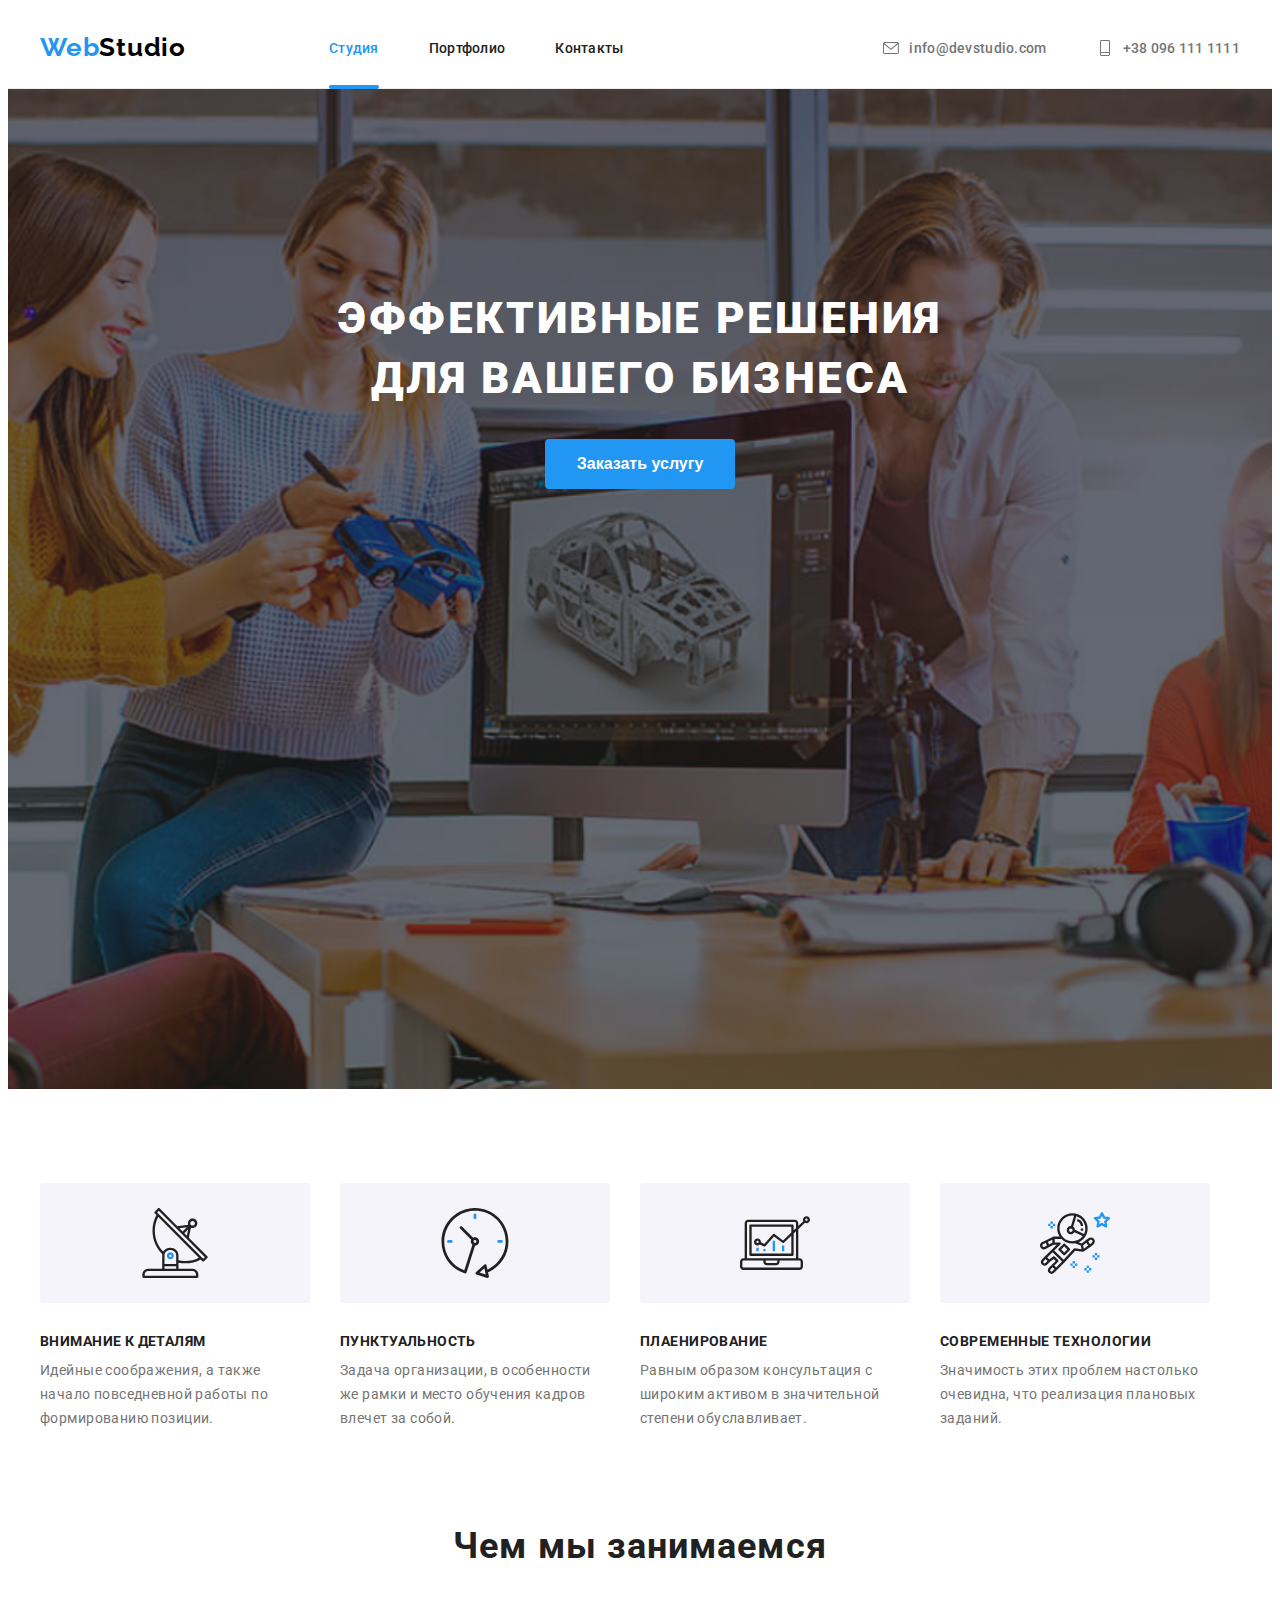
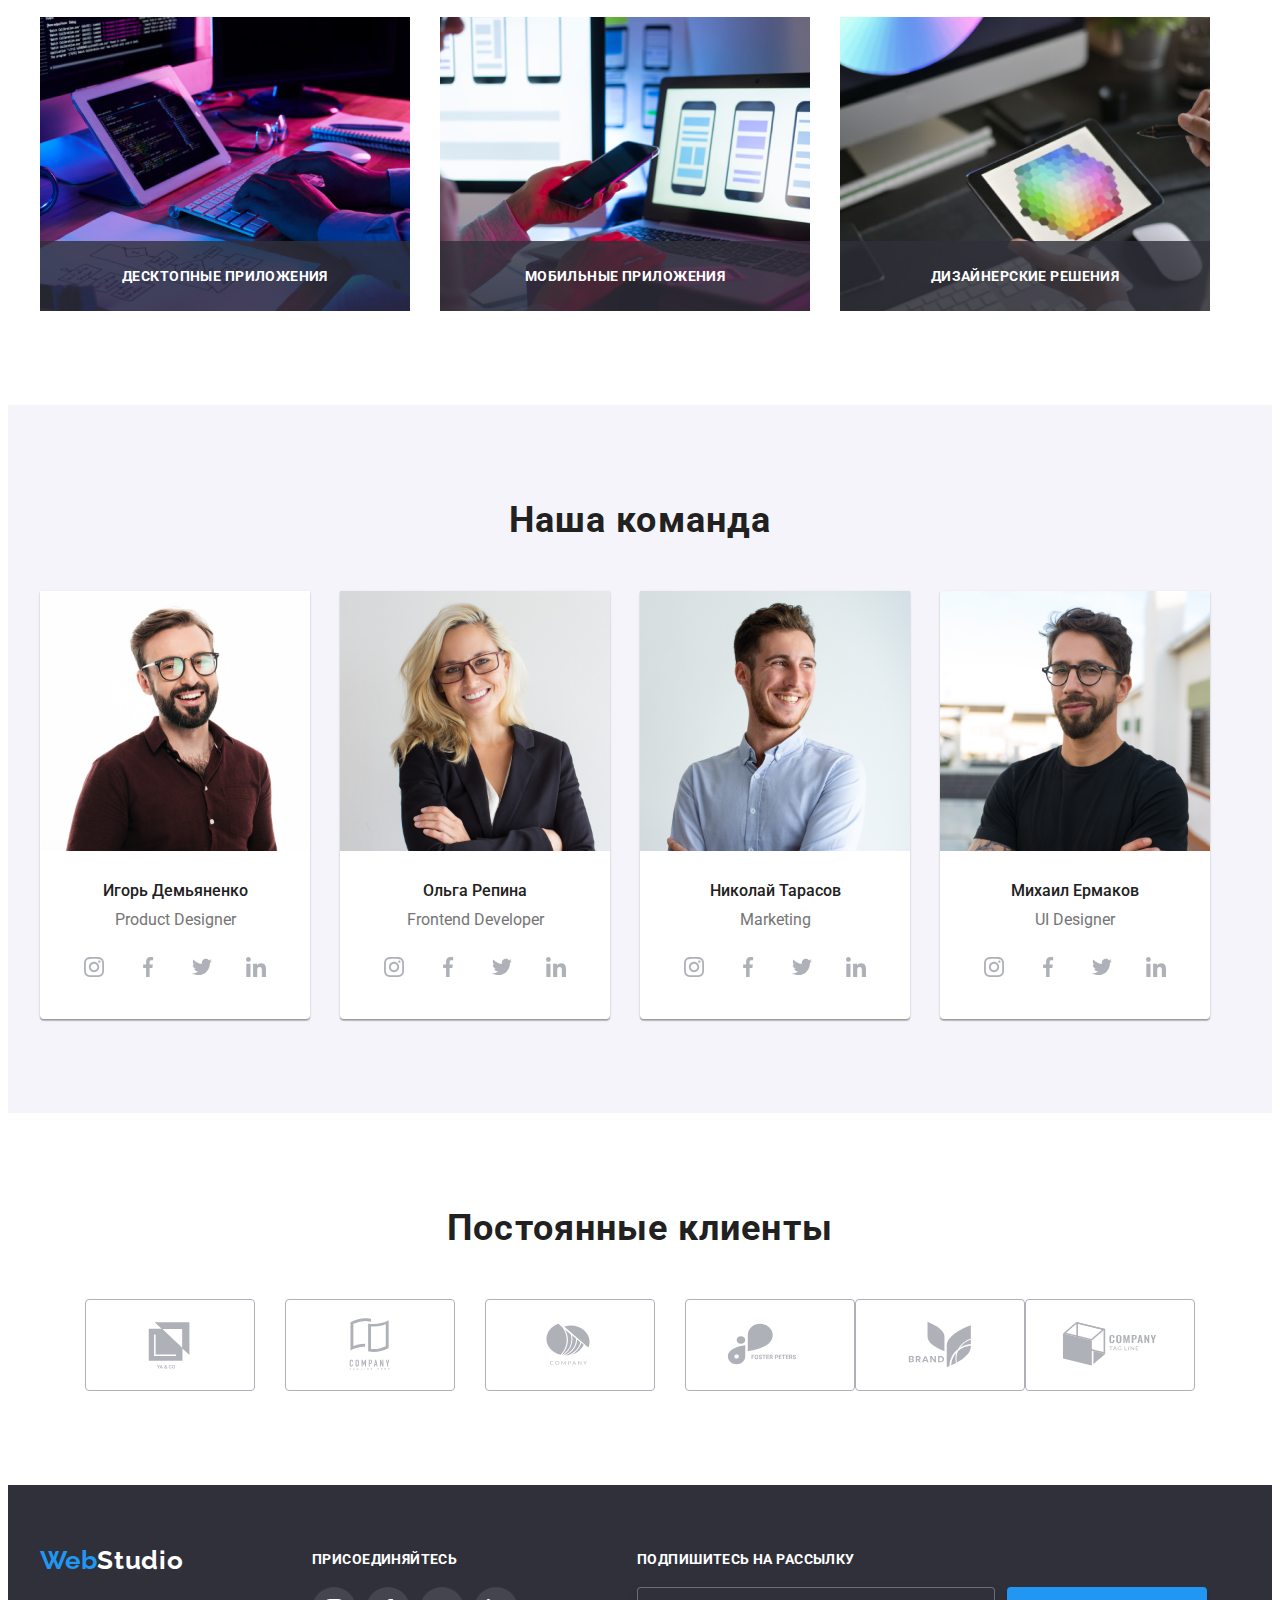
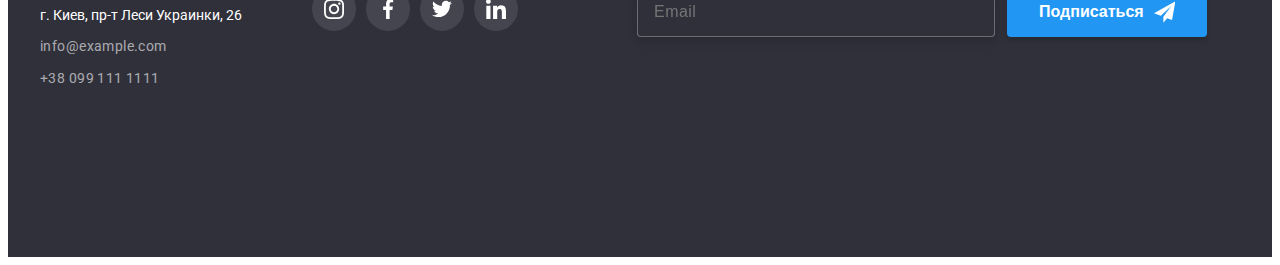
<file: index.html>
<!DOCTYPE html>
<html lang="ru">
  <head>
    <meta charset="UTF-8" />
    <meta http-equiv="X-UA-Compatible" content="IE=edge" />
    <meta name="viewport" content="width=device-width, initial-scale=1.0" />
    <title>WebStudio</title>
    <link
      rel="stylesheet"
      href="https://cdnjs.cloudflare.com/ajax/libs/modern-normalize/1.1.0/modern-normalize.min.css"
      integrity="sha512-wpPYUAdjBVSE4KJnH1VR1HeZfpl1ub8YT/NKx4PuQ5NmX2tKuGu6U/JRp5y+Y8XG2tV+wKQpNHVUX03MfMFn9Q=="
      crossorigin="anonymous"
      referrerpolicy="no-referrer"
    />
    <link rel="preconnect" href="https://fonts.googleapis.com" />
    <link rel="preconnect" href="https://fonts.gstatic.com" crossorigin />
    <link
      href="https://fonts.googleapis.com/css2?family=Raleway:wght@700&family=Roboto:wght@400;500;700;900&display=swap"
      rel="stylesheet"
    />

    <link rel="stylesheet" href="./css/main.min.css" />
  </head>

  <body>
    <!--Header-->
    <header class="header">
      <div class="container header__container">
        <nav class="site__nav">
          <a class="logo link link__logo" lang="en" href="./index.html">
            <span class="color-log">Web</span>Studio</a
          >

          <ul class="list site-list" lang="ru">
            <li class="site-list__item">
              <a class="link site-list__link active-page" href="">Студия</a>
            </li>
            <li class="site-list__item">
              <a class="link site-list__link" href="./portfolio.html">Портфолио</a>
            </li>
            <li class="site-list__item">
              <a class="link site-list__link" href="">Контакты</a>
            </li>
          </ul>
        </nav>

        <!--contacts sections -->
        <div class="connect">
          <ul class="list header-sections">
            <li>
              <a class="connect__contact" href="mailto:info@devstudio.com"
                ><svg class="contact-icon" width="16" height="16">
                  <use href="./images/icons.svg#icon-envelope"></use>
                </svg>
                info@devstudio.com
              </a>
            </li>
            <li>
              <a class="connect__contact" href="tel:+380961111111"
                ><svg class="contact-icon" width="16" height="16">
                  <use href="./images/icons.svg#icon-smartphone"></use>
                </svg>
                +38 096 111 1111
              </a>
            </li>
          </ul>
        </div>
      </div>
    </header>
    <!--section button-->
    <section class="section-banner">
      <h1 class="section-title">
        Эффективные решения <br />
        для вашего бизнеса
      </h1>

      <!--button-->
      <button class="button shadow-textbt" type="button" data-modal-open>Заказать услугу</button>
    </section>
    <!--Модалка-->
    <div class="backdrop is-hidden" data-modal>
      <div class="modal">
        <button data-modal-close class="close-button">
          <svg class="close-icon">
            <use href="./images/icons.svg#icon-close"></use>
          </svg>
        </button>

        <form class="modal-form" autocomplete="off">
          <h2 class="modal-header">Оставьте свои данные, мы вам перезвоним</h2>
          <div class="form-title">
            <label>
              <input class="input-form" type="text" name="name" />
              <span class="form-label">Имя</span>
              <svg class="label-icon" width="18" height="18">
                <use href="./images/icons.svg#icon-person-black"></use>
              </svg>
            </label>
          </div>
          <div class="form-title">
            <label>
              <input class="input-form" type="tel" name="tel" />
              <span class="form-label">Телефон</span
              ><svg class="label-icon" width="18" height="18">
                <use href="./images/icons.svg#icon-phone-black"></use>
              </svg>
            </label>
          </div>
          <div class="form-title">
            <label>
              <input class="input-form" type="email" name="email" />
              <span class="form-label">Почта</span
              ><svg class="label-icon" width="18" height="18">
                <use href="./images/icons.svg#icon-email-black"></use>
              </svg>
            </label>
          </div>
          <div class="form-title">
            <label>
              <textarea class="form-comment" name="comment" placeholder="Ведите текст"></textarea>
              <span class="form-label">Комментарий</span>
            </label>
          </div>
          <div class="checkbox">
            <label class="checkbox-box">
              <input class="input-checkbox" type="checkbox" name="agreements" value="all" />
              <span class="icon-checkbox"></span>
              <span class="label-checkbox">
                Соглашаюсь с рассылкой и принимаю
                <a href="#" class="label-link">Условия договора</a>
              </span>
            </label>
          </div>
          <button class="form-btn basment-form-btn button" type="submit">Отправить</button>
        </form>
      </div>
    </div>

    <!--hero-->
    <main>
      <section class="hero">
        <div class="container hero__container">
          <h2 class="visually-hidden" hidden>CEO</h2>

          <ul class="list hero-social__list">
            <li class="hero-social__item">
              <div class="hero-social__icon">
                <svg width="70px">
                  <use href="./images/icons.svg#icon-antenna"></use>
                </svg>
              </div>
              <h2 class="hero__title">Внимание к деталям</h2>
              <p class="hero-after__title">
                Идейные соображения, а также начало повседневной работы по формированию позиции.
              </p>
            </li>

            <li class="hero-social__item">
              <div class="hero-social__icon">
                <svg width="70px">
                  <use href="./images/icons.svg#icon-clock"></use>
                </svg>
              </div>
              <h2 class="hero__title">Пунктуальность</h2>
              <p class="hero-after__title">
                Задача организации, в особенности же рамки и место обучения кадров влечет за собой.
              </p>
            </li>

            <li class="hero-social__item">
              <div class="hero-social__icon">
                <svg width="70px">
                  <use href="./images/icons.svg#icon-diagram"></use>
                </svg>
              </div>
              <h2 class="hero__title">Плаeнирование</h2>
              <p class="hero-after__title">
                Равным образом консультация с широким активом в значительной степени обуславливает.
              </p>
            </li>

            <li class="hero-social__item">
              <div class="hero-social__icon">
                <svg width="70px">
                  <use href="./images/icons.svg#icon-astronaut"></use>
                </svg>
              </div>
              <h2 class="hero__title">Современные технологии</h2>
              <p class="hero-after__title">
                Значимость этих проблем настолько очевидна, что реализация плановых заданий.
              </p>
            </li>
          </ul>
        </div>
      </section>

      <!--Our work section-->
      <section class="work">
        <div class="container">
          <h2 class="work__title">Чем мы занимаемся</h2>
          <ul class="list work__list">
            <li class="work-list__photo">
              <img src="./images/photo1.png" alt="Десктопные приложения" />
              <p class="work-title__text">Десктопные приложения</p>
            </li>
            <li class="work-list__photo">
              <img src="./images/photo2.png" alt="Мобильные приложения" />
              <p class="work-title__text">Мобильные приложения</p>
            </li>
            <li class="work-list__photo">
              <img src="./images/photo3.png" alt="Дизайнерские решения" />
              <p class="work-title__text">Дизайнерские решения</p>
            </li>
          </ul>
        </div>
      </section>

      <!--section team-->

      <section class="team">
        <div class="container">
          <h2 class="team__title">Наша команда</h2>
          <ul class="list team__list">
            <li class="item">
              <img class="img-block" src="./images/team1.png" alt="Игорь Демьяненко" width="270" />
              <h3 class="team-list__title">Игорь Демьяненко</h3>
              <p class="team-list__description">Product Designer</p>
              <ul class="list team-list__social-list social">
                <li class="social__item">
                  <a href="#" class="social__link">
                    <svg class="social__icon" width="20" height="20">
                      <use href="./images/icons.svg#icon-instagram"></use>
                    </svg>
                  </a>
                </li>
                <li class="social__item">
                  <a href="#" class="social__link">
                    <svg class="social__icon" width="20" height="20">
                      <use href="./images/icons.svg#icon-facebook"></use>
                    </svg>
                  </a>
                </li>
                <li class="social__item">
                  <a href="#" class="social__link">
                    <svg class="social__icon" width="20" height="20">
                      <use href="./images/icons.svg#icon-twitter"></use>
                    </svg>
                  </a>
                </li>
                <li class="social__item">
                  <a href="#" class="social__link">
                    <svg class="social__icon" width="20" height="20">
                      <use href="./images/icons.svg#icon-linkedin"></use>
                    </svg>
                  </a>
                </li>
              </ul>
            </li>

            <li class="item">
              <img class="img-block" src="./images/team2.png" alt="Ольга Репина" width="270" />
              <h3 class="team-list__title">Ольга Репина</h3>
              <p class="team-list__description">Frontend Developer</p>
              <ul class="list team-list__social-list social">
                <li class="social__item">
                  <a href="#" class="social__link">
                    <svg class="social__icon" width="20" height="20">
                      <use href="./images/icons.svg#icon-instagram"></use>
                    </svg>
                  </a>
                </li>
                <li class="social__item">
                  <a href="#" class="social__link">
                    <svg class="social__icon" width="20" height="20">
                      <use href="./images/icons.svg#icon-facebook"></use>
                    </svg>
                  </a>
                </li>
                <li class="social__item">
                  <a href="#" class="social__link">
                    <svg class="social__icon" width="20" height="20">
                      <use href="./images/icons.svg#icon-twitter"></use>
                    </svg>
                  </a>
                </li>
                <li class="social__item">
                  <a href="#" class="social__link">
                    <svg class="social__icon" width="20" height="20">
                      <use href="./images/icons.svg#icon-linkedin"></use>
                    </svg>
                  </a>
                </li>
              </ul>
            </li>

            <li class="item">
              <img class="img-block" src="./images/team3.png" alt="Николай Тарасов" width="270" />
              <h3 class="team-list__title">Николай Тарасов</h3>
              <p class="team-list__description">Marketing</p>
              <ul class="list team-list__social-list social">
                <li class="social__item">
                  <a href="#" class="social__link">
                    <svg class="social__icon" width="20" height="20">
                      <use href="./images/icons.svg#icon-instagram"></use>
                    </svg>
                  </a>
                </li>
                <li class="social__item">
                  <a href="#" class="social__link">
                    <svg class="social__icon" width="20" height="20">
                      <use href="./images/icons.svg#icon-facebook"></use>
                    </svg>
                  </a>
                </li>
                <li class="social__item">
                  <a href="#" class="social__link">
                    <svg class="social__icon" width="20" height="20">
                      <use href="./images/icons.svg#icon-twitter"></use>
                    </svg>
                  </a>
                </li>
                <li class="social__item">
                  <a href="#" class="social__link">
                    <svg class="social__icon" width="20" height="20">
                      <use href="./images/icons.svg#icon-linkedin"></use>
                    </svg>
                  </a>
                </li>
              </ul>
            </li>

            <li class="item">
              <img class="img-block" src="./images/team4.png" alt="Михаил Ермаков" width="270" />
              <h3 class="team-list__title">Михаил Ермаков</h3>
              <p class="team-list__description">UI Designer</p>
              <ul class="list team-list__social-list social">
                <li class="social__item">
                  <a href="#" class="social__link">
                    <svg class="social__icon" width="20" height="20">
                      <use href="./images/icons.svg#icon-instagram"></use>
                    </svg>
                  </a>
                </li>
                <li class="social__item">
                  <a href="#" class="social__link">
                    <svg class="social__icon" width="20" height="20">
                      <use href="./images/icons.svg#icon-facebook"></use>
                    </svg>
                  </a>
                </li>
                <li class="social__item">
                  <a href="#" class="social__link">
                    <svg class="social__icon" width="20" height="20">
                      <use href="./images/icons.svg#icon-twitter"></use>
                    </svg>
                  </a>
                </li>
                <li class="social__item">
                  <a href="#" class="social__link">
                    <svg class="social__icon" width="20" height="20">
                      <use href="./images/icons.svg#icon-linkedin"></use>
                    </svg>
                  </a>
                </li>
              </ul>
            </li>
          </ul>
        </div>
      </section>
      <section class="clients">
        <div class="container">
          <h2 class="client__text">Постоянные клиенты</h2>
          <ul class="list clients__list">
            <li class="clients-logo__item">
              <a href="#" class="clients__link">
                <svg class="clients-icon" width="106" height="60">
                  <use href="./images/icons.svg#icon-Logo1"></use>
                </svg>
              </a>
            </li>
            <li class="clients-logo__item">
              <a href="#" class="clients__link">
                <svg class="clients-icon" width="106" height="60">
                  <use href="./images/icons.svg#icon-Logo2"></use>
                </svg>
              </a>
            </li>
            <li class="clients-logo__item">
              <a href="#" class="clients__link">
                <svg class="clients-icon" width="106" height="60">
                  <use href="./images/icons.svg#icon-Logo3"></use>
                </svg>
              </a>
            </li>
            <li class="clients-logo__item">
              <a href="#" class="clients__link">
                <svg class="clients-icon" width="106" height="60">
                  <use href="./images/icons.svg#icon-Logo4"></use>
                </svg>
              </a>
            </li>
            <li class="clients-logo_item">
              <a href="#" class="clients__link">
                <svg class="clients-icon" width="106" height="60">
                  <use href="./images/icons.svg#icon-Logo5"></use>
                </svg>
              </a>
            </li>
            <li class="clients-logo__item">
              <a href="#" class="clients__link">
                <svg class="clients-icon" width="106" height="60">
                  <use href="./images/icons.svg#icon-Logo6"></use>
                </svg>
              </a>
            </li>
          </ul>
        </div>
      </section>
    </main>
    <!--footer section-->
    <footer class="footer">
      <div class="container">
        <div>
          <a class="footer__link" href="/index.html">Web<span class="color-footer">Studio</span></a>
          <div class="footer-link__inner">
            <address class="footer-link__address">
              <ul class="list footer-link-address__cont">
                <li>
                  <a
                    class="address"
                    href="https://goo.gl/maps/Afqt2rmy2DsJCTwLA"
                    target="_blank"
                    rel="noopener noreferre"
                    >г. Киев, пр-т Леси Украинки, 26</a
                  >
                </li>
                <li>
                  <a class="footer-link-connect__list" href="mailto:info@devstudio.com"
                    >info@example.com</a
                  >
                </li>
                <li>
                  <a class="footer-link-connect__list" href="tel:+380961111111">+38 099 111 1111</a>
                </li>
              </ul>
            </address>
            <!--Правая часть футера-->
            <div class="footer__connect connect">
              <h1 class="connect__social">присоединяйтесь</h1>
              <ul class="list connect-social__list">
                <li class="connect-social__item">
                  <a href="#" class="connect-social__link">
                    <svg class="connect-social__icon" width="20" height="20">
                      <use href="./images/icons.svg#icon-instagram"></use>
                    </svg>
                  </a>
                </li>
                <li class="connect-social__item">
                  <a href="#" class="connect-social__link">
                    <svg class="connect-social__icon" width="20" height="20">
                      <use href="./images/icons.svg#icon-facebook"></use>
                    </svg>
                  </a>
                </li>
                <li class="connect-social__item">
                  <a href="#" class="connect-social__link">
                    <svg class="connect-social__icon" width="20" height="20">
                      <use href="./images/icons.svg#icon-twitter"></use>
                    </svg>
                  </a>
                </li>
                <li class="connect-social__item">
                  <a href="#" class="connect-social__link">
                    <svg class="connect-social__icon" width="20" height="20">
                      <use href="./images/icons.svg#icon-linkedin"></use>
                    </svg>
                  </a>
                </li>
              </ul>
            </div>

            <div class="basment-list__btn">
              <h1 class="basement">Подпишитесь на рассылку</h1>
              <form action="#" autocomplete="on">
                <div class="mail-btn">
                  <input
                    type="email"
                    name="email"
                    placeholder="Email"
                    id="basement"
                    class="subscribe-email"
                  />
                  <div class="subscribe-btn">
                    <button class="form-btn basment-list__form button" type="submit">
                      Подписаться
                      <svg class="basment-list__icon" width="24" height="24">
                        <use href="./images/icons.svg#icon-icon-send-1"></use>
                      </svg>
                    </button>
                  </div>
                </div>
              </form>
            </div>
          </div>
        </div>
      </div>
    </footer>
    <script src="./Js/modal.js"></script>
  </body>
</html>
</file>
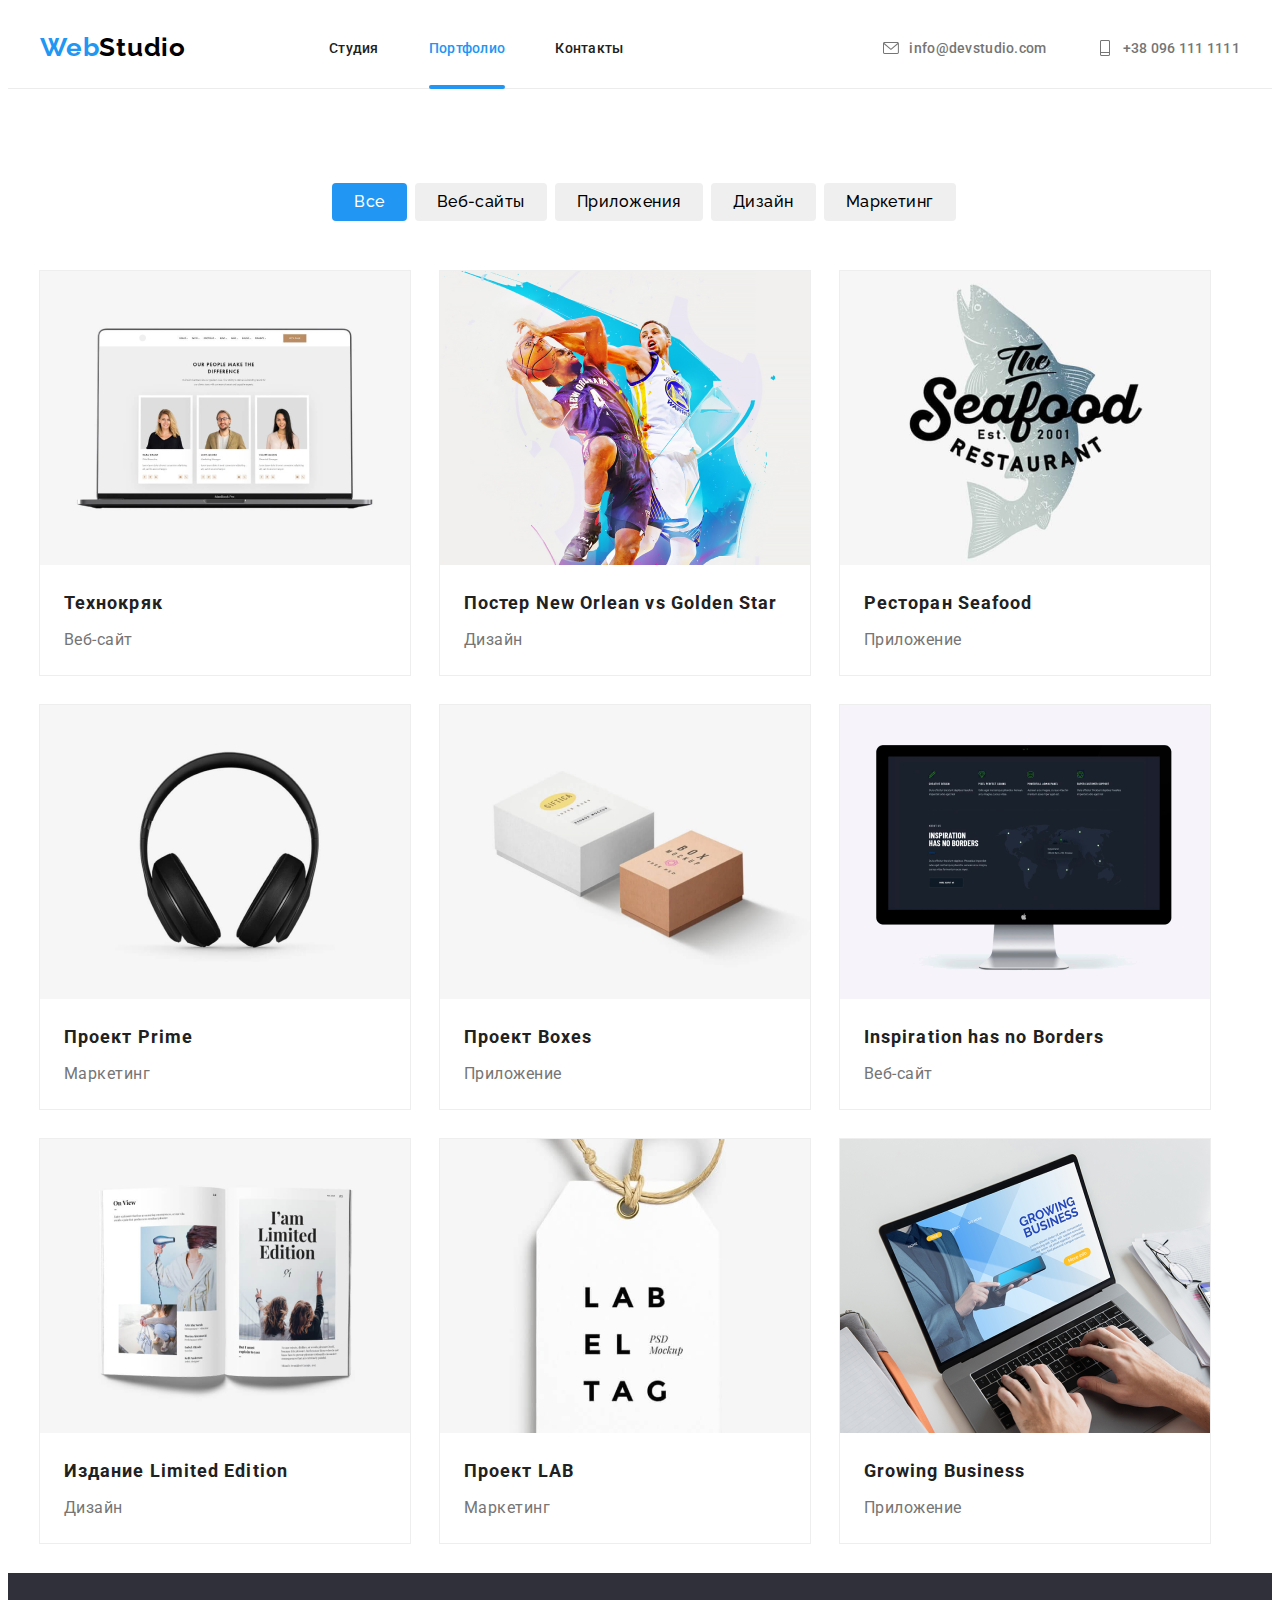
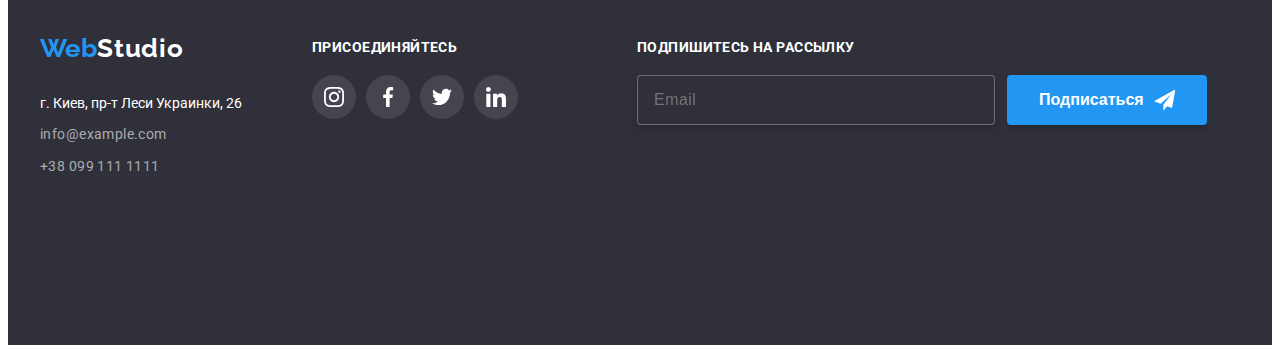
<file: portfolio.html>
<!DOCTYPE html>
<html lang="en">
  <head>
    <meta charset="UTF-8" />
    <meta http-equiv="X-UA-Compatible" content="IE=edge" />
    <meta name="viewport" content="width=device-width, initial-scale=1.0" />
    <title>Portfolio</title>
    <link
      rel="stylesheet"
      href="https://cdnjs.cloudflare.com/ajax/libs/modern-normalize/1.1.0/modern-normalize.min.css"
      integrity="sha512-wpPYUAdjBVSE4KJnH1VR1HeZfpl1ub8YT/NKx4PuQ5NmX2tKuGu6U/JRp5y+Y8XG2tV+wKQpNHVUX03MfMFn9Q=="
      crossorigin="anonymous"
      referrerpolicy="no-referrer"
    />
    <link rel="preconnect" href="https://fonts.googleapis.com" />
    <link rel="preconnect" href="https://fonts.gstatic.com" crossorigin />
    <link
      href="https://fonts.googleapis.com/css2?family=Raleway:wght@700&family=Roboto:wght@400;500;700;900&display=swap"
      rel="stylesheet"
    />

    <link rel="stylesheet" href="./css/main.min.css" />
  </head>

  <body>
    <!--Header portfolio-->
    <header class="header-portfolio">
      <div class="container header__container">
        <nav class="site__nav">
          <a class="logo link link__logo" lang="en" href="./index.html">
            <span class="color-log">Web</span>Studio</a
          >
          <ul class="list site-list" lang="ru">
            <li class="site-list__item link">
              <a class="link site-list__link" href="./index.html">Студия</a>
            </li>
            <li class="site-list__item">
              <a class="link site-list__link active-page" href="">Портфолио</a>
            </li>
            <li class="site-list__item">
              <a class="link site-list__link" href="">Контакты</a>
            </li>
          </ul>
        </nav>

        <!--contacts sections -->
        <div class="connect">
          <ul class="list header-sections">
            <li>
              <a class="connect__contact" href="mailto:info@devstudio.com"
                ><svg class="contact-icon" width="16" height="16">
                  <use href="./images/icons.svg#icon-envelope"></use>
                </svg>
                info@devstudio.com
              </a>
            </li>
            <li>
              <a class="connect__contact" href="tel:+380961111111"
                ><svg class="contact-icon" width="16" height="16">
                  <use href="./images/icons.svg#icon-smartphone"></use>
                </svg>
                +38 096 111 1111
              </a>
            </li>
          </ul>
        </div>
      </div>
    </header>

    <!--sections main-->
    <main>
      <section class="section-main">
        <div class="container">
          <h2 class="visually-hidden" hidden>content</h2>
          <a lang="ru"></a>
          <ul class="list filter">
            <li class="filter__item">
              <button class="filter__button btn-blu" type="button">Все</button>
            </li>
            <li class="filter__item">
              <button class="filter__button" type="button">Веб-сайты</button>
            </li>
            <li class="filter__item">
              <button class="filter__button" type="button">Приложения</button>
            </li>
            <li class="filter__item">
              <button class="filter__button" type="button">Дизайн</button>
            </li>
            <li class="filter__item">
              <button class="filter__button" type="button">Маркетинг</button>
            </li>
          </ul>
        </div>
      </section>

      <!--Projects-->

      <section class="section-cardset">
        <div class="container">
          <ul class="list cardset__list">
            <li class="cardset__item-portfolio">
              <div class="cursor">
                <div class="thumb">
                  <img
                    src="./images/portfolio/portfolio1.png"
                    alt="Технокряк"
                    width="370"
                    height="294"
                  />
                  <p class="thumb__text-overlay">
                    Технокряк это современная площадка распространения коронавируса. Компании
                    используют эту платформу для цифрового шпионажа и атак на защищённые сервера
                    конкурентов.
                  </p>
                </div>

                <h2 class="cursor__title">Технокряк</h2>
                <p class="cursor__after-title">Веб-сайт</p>
              </div>
            </li>

            <li class="cardset__item-portfolio">
              <div class="cursor">
                <div class="thumb">
                  <img
                    src="./images/portfolio/portfolio2.png"
                    alt="Постер New Orlean vs Golden Star"
                    width="370"
                    height="294"
                  />
                  <p class="thumb__text-overlay">
                    Технокряк это современная площадка распространения коронавируса. Компании
                    используют эту платформу для цифрового шпионажа и атак на защищённые сервера
                    конкурентов.
                  </p>
                </div>

                <h2 class="cursor__title">Постер New Orlean vs Golden Star</h2>
                <p class="cursor__after-title">Дизайн</p>
              </div>
            </li>

            <li class="cardset__item-portfolio">
              <div class="cursor">
                <div class="thumb">
                  <img
                    src="./images/portfolio/portfolio3.png"
                    alt="Ресторан Seafood"
                    width="370"
                    height="294"
                  />
                  <p class="thumb__text-overlay">
                    Технокряк это современная площадка распространения коронавируса. Компании
                    используют эту платформу для цифрового шпионажа и атак на защищённые сервера
                    конкурентов.
                  </p>
                </div>

                <h2 class="cursor__title">Ресторан Seafood</h2>
                <p class="cursor__after-title">Приложение</p>
              </div>
            </li>

            <li class="cardset__item-portfolio">
              <div class="cursor">
                <div class="thumb">
                  <img
                    src="./images/portfolio/portfolio4.png"
                    alt="Проект Prime"
                    width="370"
                    height="294"
                  />
                  <p class="thumb__text-overlay">
                    Технокряк это современная площадка распространения коронавируса. Компании
                    используют эту платформу для цифрового шпионажа и атак на защищённые сервера
                    конкурентов.
                  </p>
                </div>

                <h2 class="cursor__title">Проект Prime</h2>
                <p class="cursor__after-title">Маркетинг</p>
              </div>
            </li>

            <li class="cardset__item-portfolio">
              <div class="cursor">
                <div class="thumb">
                  <img
                    src="./images/portfolio/portfolio5.png"
                    alt="Проект Boxes"
                    width="370"
                    height="294"
                  />
                  <p class="thumb__text-overlay">
                    Технокряк это современная площадка распространения коронавируса. Компании
                    используют эту платформу для цифрового шпионажа и атак на защищённые сервера
                    конкурентов.
                  </p>
                </div>

                <h2 class="cursor__title">Проект Boxes</h2>
                <p class="cursor__after-title">Приложение</p>
              </div>
            </li>

            <li class="cardset__item-portfolio">
              <div class="cursor">
                <div class="thumb">
                  <img
                    src="./images/portfolio/portfolio6.png"
                    alt="Inspiration has no Borders"
                    width="370"
                    height="294"
                  />
                  <p class="thumb__text-overlay">
                    Технокряк это современная площадка распространения коронавируса. Компании
                    используют эту платформу для цифрового шпионажа и атак на защищённые сервера
                    конкурентов.
                  </p>
                </div>

                <h2 class="cursor__title">Inspiration has no Borders</h2>
                <p class="cursor__after-title">Веб-сайт</p>
              </div>
            </li>

            <li class="cardset__item-portfolio">
              <div class="cursor">
                <div class="thumb">
                  <img
                    src="./images/portfolio/portfolio7.png"
                    alt="Издание Limited Edition"
                    width="370"
                    height="294"
                  />
                  <p class="thumb__text-overlay">
                    Технокряк это современная площадка распространения коронавируса. Компании
                    используют эту платформу для цифрового шпионажа и атак на защищённые сервера
                    конкурентов.
                  </p>
                </div>

                <h2 class="cursor__title">Издание Limited Edition</h2>
                <p class="cursor__after-title">Дизайн</p>
              </div>
            </li>
            <li class="cardset__item-portfolio">
              <div class="cursor">
                <div class="thumb">
                  <img
                    src="./images/portfolio/portfolio8.png"
                    alt="Проект LAB"
                    width="370"
                    height="294"
                  />
                  <p class="thumb__text-overlay">
                    Технокряк это современная площадка распространения коронавируса. Компании
                    используют эту платформу для цифрового шпионажа и атак на защищённые сервера
                    конкурентов.
                  </p>
                </div>

                <h2 class="cursor__title">Проект LAB</h2>
                <p class="cursor__after-title">Маркетинг</p>
              </div>
            </li>

            <li class="cardset__item-portfolio">
              <div class="cursor">
                <div class="thumb">
                  <img
                    src="./images/portfolio/portfolio9.png"
                    alt="Growing Business"
                    width="370"
                    height="294"
                  />
                  <p class="thumb__text-overlay">
                    Технокряк это современная площадка распространения коронавируса. Компании
                    используют эту платформу для цифрового шпионажа и атак на защищённые сервера
                    конкурентов.
                  </p>
                </div>

                <h2 class="cursor__title">Growing Business</h2>
                <p class="cursor__after-title">Приложение</p>
              </div>
            </li>
          </ul>
        </div>
      </section>
    </main>
    <!--footer section-->
    <footer class="footer">
      <div class="container">
        <div>
          <a class="footer__link" href="/index.html">Web<span class="color-footer">Studio</span></a>
          <div class="footer-link__inner">
            <address class="footer-link__address">
              <ul class="list footer-link-address__cont">
                <li>
                  <a
                    class="address"
                    href="https://goo.gl/maps/Afqt2rmy2DsJCTwLA"
                    target="_blank"
                    rel="noopener noreferre"
                    >г. Киев, пр-т Леси Украинки, 26</a
                  >
                </li>
                <li>
                  <a class="footer-link-connect__list" href="mailto:info@devstudio.com"
                    >info@example.com</a
                  >
                </li>
                <li>
                  <a class="footer-link-connect__list" href="tel:+380961111111">+38 099 111 1111</a>
                </li>
              </ul>
            </address>
            <!--Правая часть футера-->
            <div class="footer__connect">
              <h1 class="connect__social">присоединяйтесь</h1>
              <ul class="list connect-social__list">
                <li class="connect-social__item">
                  <a href="#" class="connect-social__link">
                    <svg class="connect-social__icon" width="20" height="20">
                      <use href="./images/icons.svg#icon-instagram"></use>
                    </svg>
                  </a>
                </li>
                <li class="connect-social__item">
                  <a href="#" class="connect-social__link">
                    <svg class="connect-social__icon" width="20" height="20">
                      <use href="./images/icons.svg#icon-facebook"></use>
                    </svg>
                  </a>
                </li>
                <li class="connect-social__item">
                  <a href="#" class="connect-social__link">
                    <svg class="connect-social__icon" width="20" height="20">
                      <use href="./images/icons.svg#icon-twitter"></use>
                    </svg>
                  </a>
                </li>
                <li class="connect-social__item">
                  <a href="#" class="connect-social__link">
                    <svg class="connect-social__icon" width="20" height="20">
                      <use href="./images/icons.svg#icon-linkedin"></use>
                    </svg>
                  </a>
                </li>
              </ul>
            </div>

            <div class="basment-list__btn">
              <h1 class="basement">Подпишитесь на рассылку</h1>
              <form action="#" autocomplete="on">
                <div class="mail-btn">
                  <input
                    type="email"
                    name="email"
                    placeholder="Email"
                    id="basement"
                    class="subscribe-email"
                  />
                  <div class="subscribe-btn">
                    <button class="form-btn basment-list__form button" type="submit">
                      Подписаться
                      <svg class="basment-list__icon" width="24" height="24">
                        <use href="./images/icons.svg#icon-icon-send-1"></use>
                      </svg>
                    </button>
                  </div>
                </div>
              </form>
            </div>
          </div>
        </div>
      </div>
    </footer>
  </body>
</html>
</file>
<file: css/main.min.css>
:root{--hover-color: #2196f3;--text-color: #ffffff;--hero-text-color: #212121;--client-color: #afb1b8}p,h1,h2,h3,h4,h5,h6{margin:0}ul{margin:0;padding-inline-start:0px}img{display:block}body{background:#ffffff;color:#212121;font-family:Roboto, sans-serif}.link{font-weight:500;font-size:14px;line-height:16px;letter-spacing:0.02em;color:#000000;text-decoration:none}.list{list-style:none}.visually-hidden{position:absolute;white-space:nowrap;width:1px;height:1px;overflow:hidden;border:0;padding:0;clip:rect(0 0 0 0);clip-path:inset(50%);margin:-1px}.container{width:1200px;padding-left:15px;padding-right:15px;margin:0 auto}.button{padding:10px 32px;border-radius:4px;margin-left:auto;margin-right:auto;font-style:normal;font-weight:bold;font-size:16px;line-height:1.87;border:none;color:var(--text-color);background-color:#2196f3;cursor:pointer}.button:hover,.button:focus{background:#2196f3;color:#ffffff}.section-title{font-style:normal;font-weight:900;font-size:44px;line-height:1.36;text-align:center;letter-spacing:0.06em;text-transform:uppercase;color:var(--text-color);padding-bottom:30px}.section-banner{background:#2f303a;height:600px;max-width:1600px;margin-left:auto;margin-right:auto;padding-top:200px;padding-bottom:200px;text-align:center;width:auto;background-image:linear-gradient(rgba(47,48,58,0.4), rgba(47,58,51,0.4)),url(../images/icon-banner.png);background-repeat:no-repeat;background-position:center;background-size:cover}.btn-blu{background:#2196f3;color:#ffffff}.filter__button{cursor:pointer;font-family:Raleway;font-weight:500;font-size:16px;line-height:1.62;text-align:center;letter-spacing:0.03em;margin-left:8px;padding:6px 22px;border:#f5f4fa;transition:background-color 250ms cubic-bezier(0.4, 0, 0.2, 1),box-shadow 250ms cubic-bezier(0.4, 0, 0.2, 1);border-radius:4px}.filter__button:hover,.filter__button:focus{background:#2196f3;color:#ffffff}.filter{display:flex;justify-content:center}.section-main{padding-top:94px;margin-bottom:50px}.cardset__list{display:flex;flex-wrap:wrap}.cursor__title{font-weight:bold;font-size:18px;line-height:36px;letter-spacing:0.06em;color:#212121;margin-left:24px;margin-top:20px}.cursor__after-title{font-size:16px;line-height:1.87;letter-spacing:0.03em;color:#757575;margin-top:4px;margin-left:24px;margin-bottom:20px}.cardset__item-portfolio:not(:nth-child(3n)){margin-right:30px}.cardset__item-portfolio{background:#ffffff;outline:1px solid #eeeeee;margin-bottom:30px}.cardset__item-portfolio:hover,.cardset__item-portfolio:focus{box-sizing:border-box;box-shadow:0px 1px 1px rgba(0,0,0,0.12),0px 4px 4px rgba(0,0,0,0.06),1px 4px 6px rgba(0,0,0,0.16)}.backdrop.is-hidden{opacity:0;pointer-events:none}.backdrop{z-index:2;position:fixed;top:0;right:0;opacity:1;width:100%;height:100%;background-color:rgba(0,0,0,0.2);transition:opacity 1000ms cubic-bezier(0.4, 0, 0.2, 1)}.modal{position:absolute;left:50%;top:50%;min-width:528px;min-height:581px;border-radius:4px;padding:34px;background-color:var(--text-color);box-shadow:0px 1px 3px rgba(0,0,0,0.12),0px 1px 1px rgba(0,0,0,0.14),0px 2px 1px rgba(0,0,0,0.2);transform:translate(-50%, -50%) scale(1);transition:transform 250ms cubic-bezier(0.4, 0, 0.2, 1)}.modal-header{margin-bottom:30px;font-weight:700;font-size:20px;line-height:1.15;text-align:center;letter-spacing:0.03em;color:#212121}.modal-form{display:flex;flex-direction:column}.form-title{position:relative;margin-bottom:28px}.input-form{width:100%;height:40px;padding-left:42px;border:1px solid;border-color:rgba(33,33,33,0.2);border-radius:4px;font:inherit;outline:none;transition:border-color 250ms cubic-bezier(0.4, 0, 0.2, 1)}.input-form:focus{border-color:var(--hover-color)}.input-form:focus:focus ~ .label-icon{color:var(--hover-color)}.form-comment{width:100%;height:120px;padding:12px 16px;border-color:rgba(33,33,33,0.2);border-radius:4px;resize:none;outline:none}.form-comment:focus{border-color:var(--hover-color);color:var(--hover-color)}.form-label{position:absolute;top:-4px;left:0;transform:translateY(-100%);font-size:12px;line-height:1.16;letter-spacing:0.01em;color:#757575}.label-icon{position:absolute;top:50%;left:12px;transform:translateY(-50%);color:#212121;fill:currentColor;transition:color 250ms cubic-bezier(0.4, 0, 0.2, 1)}.label-icon:focus{color:var(--hover-color)}.checkbox{position:relative;margin-bottom:30px}.checkbox-box{display:flex;justify-content:center;align-items:center}.input-checkbox{position:absolute;width:1px;height:1px;margin:-1px;border:0;padding:0;clip:rect(0 0 0 0);overflow:hidden}.input-checkbox:focus{border-color:var(--hover-color)}.icon-checkbox{margin-right:8px;width:100%;max-width:16px;height:15px;border:2px solid #212121;border-radius:2px;background-origin:border-box;background-image:url(../images/no-checbox.svg);transition:border-color 250ms cubic-bezier(0.4, 0, 0.2, 1);cursor:pointer}.icon-checkbox:focus{border-color:var(--hover-color)}.label-checkbox{font-size:14px;line-height:1.71;letter-spacing:0.03em;color:#757575}.label-link{font-size:14px;line-height:1.71;letter-spacing:0.03em;color:var(--hover-color)}.input-checkbox:checked+.icon-checkbox{background-image:url(../images/checkbox.svg);border:none}.close-button{position:absolute;display:flex;justify-content:center;top:8px;right:8px;border-radius:50%;width:30px;height:30px;align-items:center;background:#ffffff;border:1px solid rgba(0,0,0,0.1);cursor:pointer}.close-icon{width:18px;height:18px}.close-button :hover{transform:scale(1.25)}.thumb{position:relative;overflow:hidden}.thumb__text-overlay{position:absolute;top:0;left:0;width:100%;height:100%;padding:63px 24px;color:#ffffff;font-size:18px;line-height:1.56;background-color:rgba(33,150,243,0.9);transform:translatey(100%);transition:transform 250ms cubic-bezier(0.4, 0, 0.2, 1)}.cursor:hover .thumb__text-overlay,.cursor:focus .thumb__text-overlay{transform:translatey(0)}.cursor{cursor:pointer}.basement{font-style:normal;font-weight:bold;font-size:14px;line-height:16px;letter-spacing:0.03em;text-transform:uppercase;color:#ffffff}.mail-btn{display:flex;margin-top:20px}.subscribe-email{display:flex;width:358px;height:50px;margin-right:12px;padding-left:16px;background-color:#2f303a;font-style:normal;font-weight:normal;font-size:16px;line-height:20px;color:#ffffff;align-items:center;letter-spacing:0.03em;border:1px solid rgba(255,255,255,0.3);box-sizing:border-box;filter:drop-shadow(0px 4px 4px rgba(0,0,0,0.15));border-radius:4px}.basment-list__btn{margin-left:109px;margin-top:-25px}.subscribe-btn{display:flex}.basment-list__form{display:flex;width:200px;height:50px;justify-content:center;align-items:center;color:var(--text-color);font-style:normal;font-weight:bold;font-size:16px;line-height:1.87;background:var(--hover-color);box-shadow:0px 4px 4px rgba(0,0,0,0.15);border-radius:4px;border:none}.basment-list__icon{margin-left:10px}.header__container{display:flex;justify-content:center}.site__nav{padding-top:24px;padding-bottom:25px;display:flex}.connect{margin-left:auto}.contact-icon{margin-right:10px}.link__logo{font-family:Raleway;font-style:normal;font-weight:bold;font-size:26px;line-height:31px;letter-spacing:0.03em;color:#000000}.color-log{font-style:normal;font-weight:bold;font-size:26px;line-height:31px;letter-spacing:0.03em;color:#2196f3}.site-list__item{position:relative;margin-left:50px}.site-list__link{color:var(--hero-text-color);transition:color 250ms cubic-bezier(0.4, 0, 0.2, 1)}.site-list__link:focus{color:#2196f3}.site-list__link:hover{color:#2196f3}.site-list{display:flex;align-items:center;margin-left:93px;position:relative}.connect__contact{display:flex;align-items:center;font-style:normal;font-weight:500;font-size:14px;line-height:16px;letter-spacing:0.02em;color:#757575;text-decoration:none;margin-left:50px}.connect__contact:focus{color:#2196f3}.connect__contact:hover{color:#2196f3}.contact-icon{fill:currentColor}.header-sections{display:flex;padding-top:32px;padding-bottom:32px}.header{border-bottom:1px solid #ececec}.active-page.site-list__link::after{content:'';position:absolute;left:0%;bottom:-32px;width:100%;height:4px;transform:translateX(0%);border-radius:2px;background-color:var(--hover-color)}.active-page,.header-list:hover .active-page,.header-list:focus{color:var(--hover-color)}.header-portfolio{border-bottom:1px solid #ececec}.hero__title{font-style:normal;font-weight:bold;font-size:14px;line-height:16px;letter-spacing:0.03em;text-transform:uppercase;color:#212121;margin-bottom:10px}.hero-social__list{display:flex}.hero-social__list .hero-social__item:not(last-child){margin-right:30px}.hero-social__item{font-style:normal;font-weight:bold;font-size:14px;line-height:16px;letter-spacing:0.03em;color:var(--hero-text-color);width:270px}.hero-after__title{font-style:normal;font-weight:normal;font-size:14px;line-height:1.71;letter-spacing:0.03em;color:#757575}.hero{padding-top:94px}.hero-social__icon{display:flex;align-items:center;justify-content:center;margin-bottom:30px;width:270px;height:120px;background-color:#f5f4fa;border-radius:4px}.work-list__photo:not(last-child){margin-right:30px;position:relative}.work-title__text{position:absolute;width:100%;padding-top:27px;padding-bottom:27px;bottom:0;left:0;font-weight:bold;font-size:14px;line-height:16px;text-align:center;letter-spacing:0.03em;text-transform:uppercase;color:var(--text-color);background:rgba(47,48,58,0.8)}.work__title{font-weight:bold;font-size:36px;line-height:42px;text-align:center;letter-spacing:0.03em;color:#212121;padding-top:94px;padding-bottom:50px}.work{padding-bottom:94px}.about-workers{background-color:#f5f4fa}.work__list{display:flex}.item:not(last-child){margin-right:30px;background:#ffffff;padding-bottom:30px;box-shadow:0px 1px 3px rgba(0,0,0,0.12),0px 1px 1px rgba(0,0,0,0.14),0px 2px 1px rgba(0,0,0,0.2);border-radius:0px 0px 4px 4px}.team__title{font-weight:bold;font-size:36px;line-height:42px;text-align:center;letter-spacing:0.03em;color:#212121;padding-top:94px;padding-bottom:50px}.team__list{display:flex}.team-list__title{font-weight:500;font-size:16px;line-height:19px;text-align:center;color:#212121;margin-bottom:10px;margin-top:30px}.team-list__description{font-weight:normal;font-size:16px;line-height:19px;text-align:center;color:#757575;margin-bottom:16px}.team{padding-top:0px;padding-bottom:94px;background-color:#f5f4fa}.team-list__social-list{display:flex;justify-content:center}.social__item+.social__item{margin-left:10px}.social__link{width:44px;height:44px;color:#afb1b8;display:flex;justify-content:center;align-items:center;border-radius:50%}.social__link:focus{background-color:#2196f3;color:#ffffff}.social__link:hover{background-color:#2196f3;color:#ffffff}.social__icon{fill:currentColor}.img-block{height:auto}.clients{padding-top:94px;padding-bottom:94px}.clients__list{display:flex;justify-content:center}.clients__link{display:flex;width:170px;height:92px;justify-content:center;align-items:center;border:1px solid #afb1b8;box-sizing:border-box;border-radius:4px;fill:var(--client-color);margin-top:50px}.clients__link:focus{fill:var(--hover-color);border-color:var(--hover-color)}.clients__link:hover{fill:var(--hover-color);border-color:var(--hover-color)}.clients-logo__item+.clients-logo__item{margin-left:30px}.client__text{font-style:normal;font-weight:bold;font-size:36px;line-height:42px;text-align:center;letter-spacing:0.03em;color:#212121}.footer{font-weight:bold;height:252px;font-size:26px;line-height:31px;background:#2f303a;padding-top:60px;padding-bottom:60px}.color-footer{font-weight:bold;font-size:26px;line-height:31px;letter-spacing:0.03em;color:var(--text-color)}.footer__link{font-family:Raleway;color:#2196f3;text-decoration:none}.footer-link__address{margin-bottom:20px}.address{font-weight:normal;font-style:normal;font-size:14px;line-height:24px;color:#ffffff;text-decoration:none;margin-bottom:9px}.address:focus{color:#2196f3}.address:hover{color:#2196f3}.footer-link__address{margin-bottom:20px}.address{font-weight:normal;font-style:normal;font-size:14px;line-height:24px;color:#ffffff;text-decoration:none;margin-bottom:9px}.address:focus{color:#2196f3}.address:hover{color:#2196f3}.footer-link-address__cont{padding:0px 0px 0px 0px;margin-top:20px;margin-bottom:9px}.footer-link-connect__list{font-family:Roboto;font-style:normal;font-weight:normal;font-size:14px;line-height:1.71;letter-spacing:0.03em;color:rgba(255,255,255,0.6);text-decoration:none}.footer-link-connect__list:focus{color:#2196f3}.footer-link-connect__list:hover{color:#2196f3}.connect__social{font-style:normal;font-weight:bold;font-size:14px;line-height:16px;letter-spacing:0.03em;text-transform:uppercase;color:#ffffff}.connect-social__list{display:flex;margin-left:auto;margin-right:auto;justify-items:left;margin-top:20px}.connect-social__item:not(last-child){margin-right:10px}.footer__connect{margin-left:70px;margin-top:-25px}.footer-link__inner{display:flex;align-items:flex-start;max-width:100%}.connect-social__item{border-radius:50%;background-color:rgba(255,255,255,0.1);color:#ffffff}.connect-social__link{width:44px;height:44px;color:#ffffff;display:flex;justify-content:center;align-items:center;border-radius:50%}.connect-social__link:focus{background-color:#2196f3;color:#ffffff}.connect-social__link:hover{background-color:#2196f3;color:#ffffff}.connect-social__icon{fill:currentColor}
/*# sourceMappingURL=main.min.css.map */
</file>
